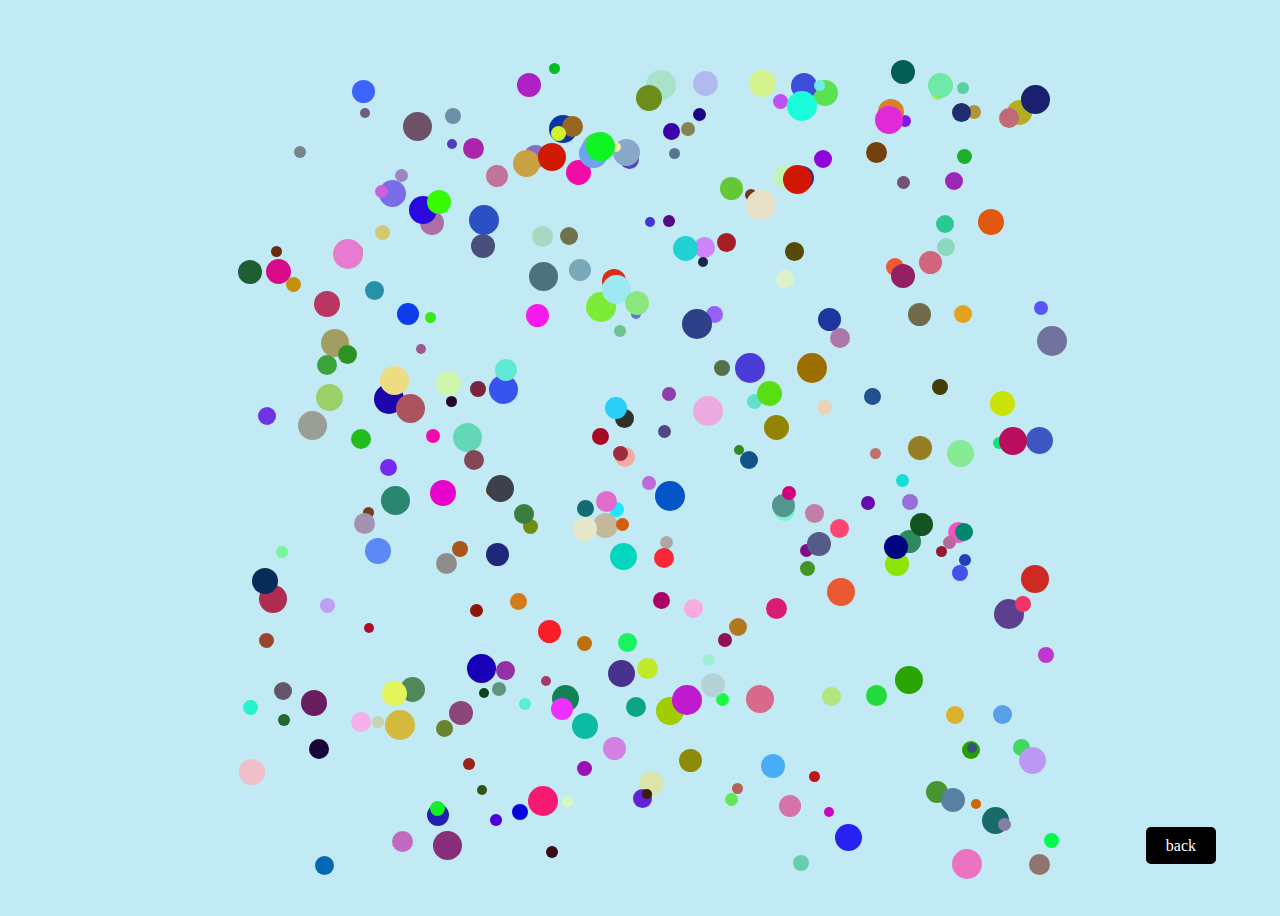
<file: ball.html>
<!DOCTYPE html>
<html lang="en">
  <head>
    <meta charset="UTF-8" />
    <meta http-equiv="X-UA-Compatible" content="IE=edge" />
    <meta name="viewport" content="width=device-width, initial-scale=1.0" />
    <title>04 random balls move</title>

    <style>
      body {
        display: flex;
        justify-content: center;
        align-items: center;
        min-height: 100vh;
        background: #c2eaf4;
      }
      .rect {
        position: relative;
        width: 800px;
        height: 800px;
      }

      .ball {
        position: absolute;
        width: 20px;
        height: 20px;
        border-radius: 50%;
        background-color: #4469cf;
      }
      .back {
        position: absolute;
        right: 5%;
        bottom: 5%;
      }
      .btn-back {
        width: 60px;
        height: 45px;
        background-color: rgb(0, 0, 0);
        border-radius: 5px;
        padding: 10px 20px;
        color: white;
      }
      a {
        text-decoration: none;
      }
    </style>
  </head>

  <body>
    <div class="rect"></div>
    <div class="back">
      <a href="index.html" class="btn-back">back</a>
    </div>
    <script>
      //奔跑的BALLS
      const rect = document.querySelector(".rect");
      const balls = [];

      for (let i = 0; i < 300; i++) {
        const b = document.createElement("div");
        b.className = "ball";
        //Math.floor取整數 Math.random()*600 random 600次

        b.style.left = Math.floor(Math.random() * 800) + "px";
        b.style.top = Math.floor(Math.random() * 800) + "px";
        //size random
        const size = 10 + Math.floor(Math.random() * 21) + "px";
        //保持正圓形
        b.style.width = b.style.height = size;
        //color random
        // b.style.backgroundColor = `hsl(${Math.random() * 360},80%,50%)`
        b.style.backgroundColor = `rgb(${Math.floor(
          Math.random() * 255
        )},${Math.floor(Math.random() * 255)},${Math.floor(
          Math.random() * 255
        )})`;

        rect.append(b); //把參照放到DOM裡面

        balls.push(b); //把所有的球丟到空陣列中
      }

      // function runBalls() {
      //     balls.forEach(b => {

      //         //將每一個BALL parseInt(b.style.top) 現在的位置  取出來 將它往上移動  取整數(隨機的*5 px)
      //         b.style.top = parseInt(b.style.top) - 2 - Math.floor(Math.random() * 4) + 'px';

      //         //讓泡泡左右抖動
      //         b.style.left = parseInt(b.style.left) - (Math.floor(Math.random() * 5) - 2) + 'px';

      //     });
      //     //往上移動的時間速度
      //     setTimeout(runBalls, 50);

      // }
      // runBalls();

      function runBalls() {
        balls.forEach((b) => {
          b.style.top =
            parseInt(b.style.top) - 2 - Math.floor(Math.random() * 4) + "px";

          //讓泡泡左右抖動
          b.style.left =
            parseInt(b.style.left) - (Math.floor(Math.random() * 5) - 2) + "px";

          // console.log(parseInt(b.style.top));
          if (parseInt(b.style.top) < 0) {
            //將每一個BALL parseInt(b.style.top) 現在的位置  取出來 將它往上移動  取整數(隨機的*5 px)
            b.style.top = parseInt(b.style.top) + 800 + "px";
          }
        });
        //往上移動的時間速度
        setTimeout(runBalls, 50);
      }
      runBalls();
    </script>
  </body>
</html>
</file>
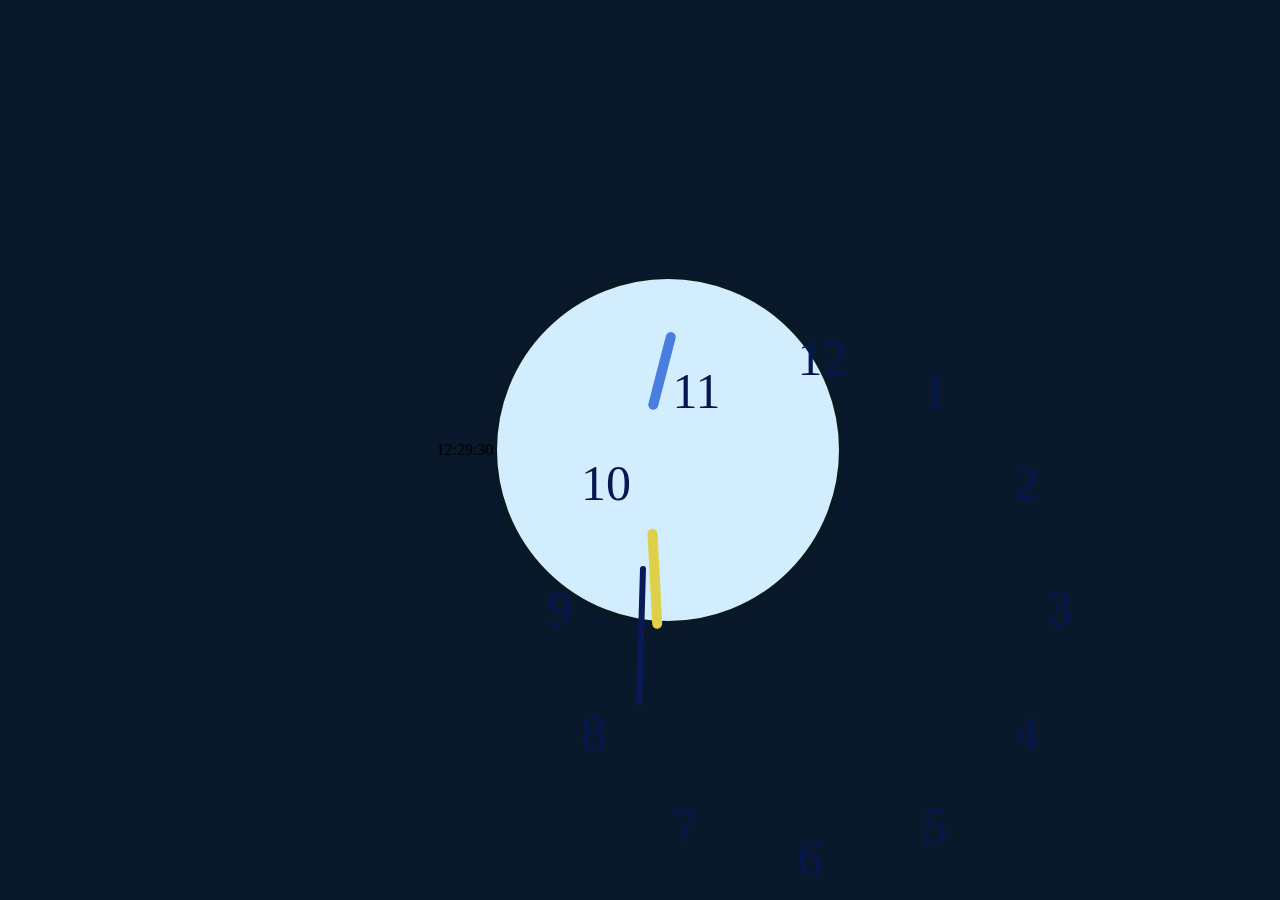
<file: clock.html>
<!DOCTYPE html>
<html lang="en">
  <head>
    <meta charset="UTF-8" />
    <meta http-equiv="X-UA-Compatible" content="IE=edge" />
    <meta name="viewport" content="width=device-width, initial-scale=1.0" />
    <title>2021 12 09 02 Clock 註解</title>

    <style>
      * {
        margin: 0;
        padding: 0;
        box-sizing: border-box;
      }
      body {
        display: flex;
        justify-content: center;
        align-items: center;
        min-height: 100vh;
        background: #0a182b;
      }
      .clock {
        /* 背景底圖 */
        position: relative;
        width: 350px;
        height: 350px;
        justify-content: center;
        align-items: center;

        background-color: #d2edfd;
        border: #091921 4px solid;
        border-radius: 50%;
        box-shadow: 0 -15px 15px rgba(255, 255, 255, 0.05),
          inset 0 -15px 15px rgba(255, 255, 255, 0.05),
          0 15px 15px rgba(0, 0, 0, 0.3), inset 0 15px 15px (0, 0, 0, 0.3);
      }

      .hand {
        /* 將圓的中心點移位 */
        position: absolute;
        /* 將整個區塊往下往右移 */
        left: 150px;
        top: 150px;
      }

      .sec-hand {
        /* 秒針的圖 */
        position: absolute;
        width: 6px;
        height: 140px;
        border-radius: 6px;
        background-color: #0a1958;
        left: -3px;
        top: -277px;
      }

      .min-hand {
        /* 分針的圖 */
        position: absolute;
        width: 10px;
        height: 100px;
        border-radius: 10px;
        background-color: #dfd049;
        left: -5px;
        top: -200px;
      }

      .hour-hand {
        /* 時針的圖 */
        position: absolute;
        width: 10px;
        height: 80px;
        border-radius: 10px;
        background-color: #497edf;
        left: -5px;
        top: -100px;
      }
      .rect {
        width: 350px;
        height: 350px;
        right: 200px;
        position: static;
      }
      .ball {
        /* 每一個裝數字的地方 */
        position: absolute;
        width: 20px;
        height: 20px;
        color: rgb(5, 23, 80);
        font-size: 50px;
      }

      /* .tickc {
        position: absolute;
      }

      .tick {
        position: absolute;
        width: 1px;
        height: 20px;
        background-color: #666666;
        top: -300px;
      } */
    </style>
  </head>

  <body>
    <div id="info"></div>

    <div class="clock">
      <!-- 圓形時鐘 -->
      <div class="hand" id="ticks_container">
        <!-- 裝刻度的地方 -->
        <div class="tickc">
          <div class="tick"></div>
        </div>
      </div>
      <div class="hand" id="sec_hand">
        <div class="sec-hand">
          <!-- 秒針的 -->
        </div>
      </div>
      <div class="hand" id="min_hand">
        <div class="min-hand">
          <!-- 分針的 -->
        </div>
      </div>
      <div class="hand" id="hour_hand">
        <div class="hour-hand">
          <!-- 時針的 -->
        </div>
      </div>
      <div class="rect">
        <!-- 裝數字的地方 -->
      </div>
    </div>

    <script>
      //裝所有數字的容器
      const rect = document.querySelector(".rect");
      //時鐘的數字
      const ballNum = 12;
      // radian, 弧度 ==> 2 拍的是360度 (不要問請去找維基百科!!!) ==> 弧度->360度/12格 =30度
      const angUnit = (2 * Math.PI) / ballNum;

      // 數字從1開始 i<=12 ,i++
      for (let i = 1; i <= ballNum; i++) {
        //建立 div 進到HTML
        const b = document.createElement("div");
        //給div className 為Ball
        b.className = "ball";
        //把i 轉成字串
        b.innerHTML = i.toString();
        //要把中心點'300 '向left 向top推 250 半徑是擴張的範圍 \ cos 管x sin管 y \ angUnit 是30度 2 * Math.PI / 4 =>要把原本的數字轉向90度
        //Math.PI 有分大小寫~~ Math.PI 有分大小寫~~ Math.PI 有分大小寫~~ 很重要要說3 次XD
        b.style.left =
          300 + 250 * Math.cos(angUnit * i - (2 * Math.PI) / 4) + "px";
        b.style.top =
          300 + 250 * Math.sin(angUnit * i - (2 * Math.PI) / 4) + "px";
        rect.append(b);
      }

      //秒針要出現在HTML
      const sec_hand = document.querySelector("#sec_hand");
      //分針要出現在HTML
      const min_hand = document.querySelector("#min_hand");
      //時針要出現在HTML
      const hour_hand = document.querySelector("#hour_hand");

      //裝所有刻度的容器
      const tc = document.querySelector("#ticks_container");

      let str = "";
      // i 要算刻度
      for (let i = 0; i < 60; i++) {
        let myStyle = "";
        if (i % 5 === 0) {
          // 每五個的時候做一下變化
          myStyle = "width: 4px; height: 30px; left: -2px;";
        }

        // 每6度產生一個刻度
        str += `<div class="tickc" style="transform: rotate(${i * 6}deg);">
                <div class="tick" style="${myStyle}"></div>
            </div>`;
      }
      tc.innerHTML = str;

      //時間的function
      function runClock() {
        //獲得現在的時間
        const now = new Date();
        //將現在的時間轉成字串用空白切出index 是4的值
        info.innerHTML = now.toString().split(" ")[4];

        //取出秒數
        const s = now.getSeconds();
        //取出分數
        const m = now.getMinutes();
        //取出小時
        const h = now.getHours();
        //取出毫秒
        const ms = now.getMilliseconds();

        /*
            這邊的寫法會讓時鐘不會一格一格的跳
            1秒=1000毫秒 => 每一秒轉6 度 所以1 毫秒轉0.006度
            1分=60 秒 => 每一分鐘會轉6度 所以1 秒轉0.1度
            1小時 = 60 分=> 每一小時會轉30度 所以1分鐘要轉0.5度
            */

        //s*6 =>當秒數s 有變時會轉6度 \ms * 0.006 在1秒內的每1 毫秒變的時候轉0.006度
        sec_hand.style.transform = `rotate(${ms * 0.006 + s * 6}deg)`;
        //m*6 =>當分數m 有變時會轉6度 \ s * 0.1 在一分鐘內的每1 秒變的時候轉0.1度
        min_hand.style.transform = `rotate(${s * 0.1 + m * 6}deg)`;
        //h * 30=>當小時h 有變時會轉30度 \ m * 0.5 在一小時內的每1 分鐘變的時候轉0.5度
        hour_hand.style.transform = `rotate(${m * 0.5 + h * 30}deg)`;

        //1000 毫秒是1 秒 每一秒跑一次 30是老師說的 人肉眼可接受的範圍?!
        setTimeout(runClock, 30);
      }
      runClock(); //執行時間的function
    </script>
  </body>
</html>
</file>
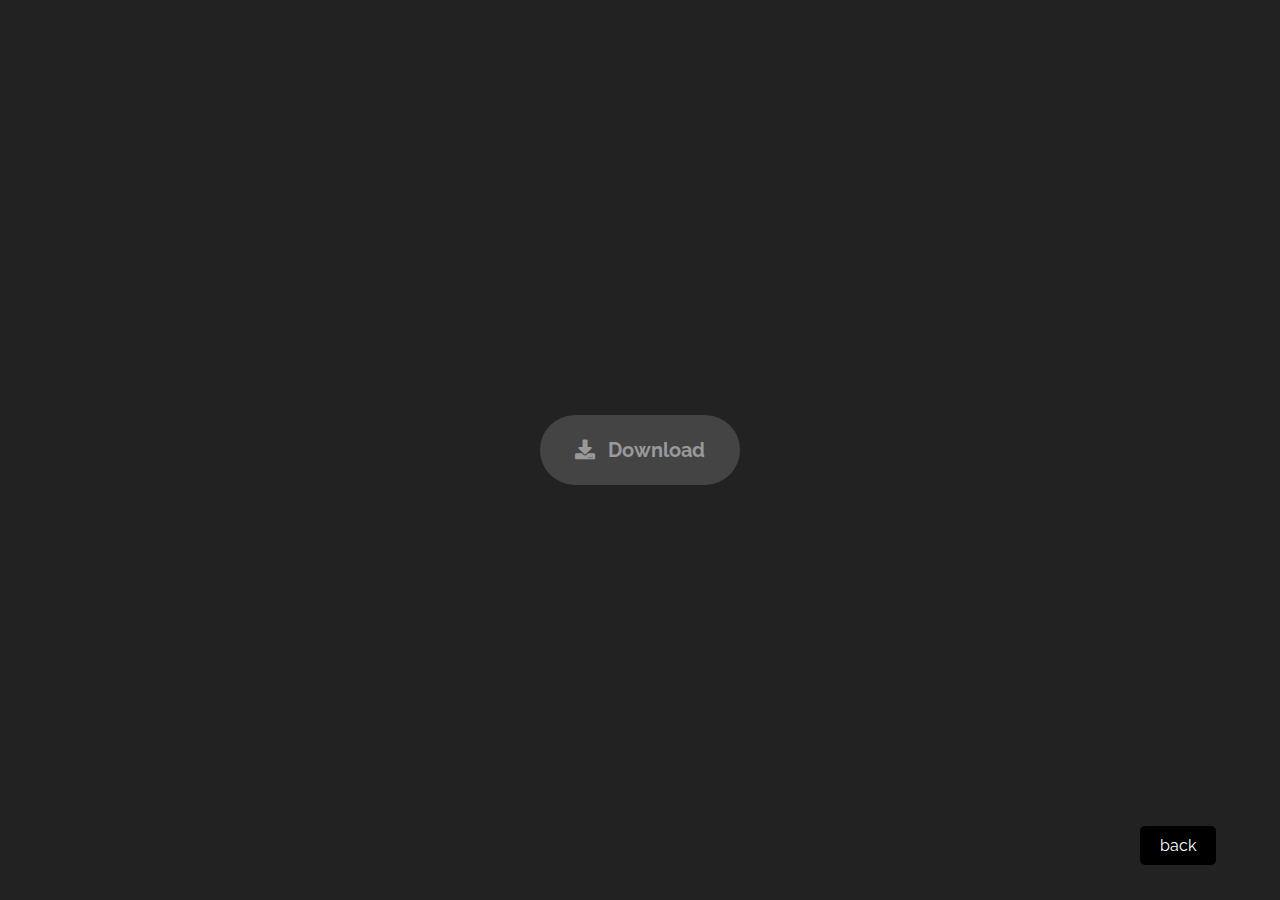
<file: download_animation.html>
<!DOCTYPE html>
<html lang="en">
  <head>
    <meta charset="UTF-8" />
    <meta http-equiv="X-UA-Compatible" content="IE=edge" />
    <meta name="viewport" content="width=device-width, initial-scale=1.0" />
    <title>download animation using html css</title>
    <link
      rel="stylesheet"
      href="https://cdnjs.cloudflare.com/ajax/libs/font-awesome/5.15.4/css/all.min.css"
      integrity="sha512-1ycn6IcaQQ40/MKBW2W4Rhis/DbILU74C1vSrLJxCq57o941Ym01SwNsOMqvEBFlcgUa6xLiPY/NS5R+E6ztJQ=="
      crossorigin="anonymous"
      referrerpolicy="no-referrer"
    />
    <!-- fontawesome -->
    <link
      rel="stylesheet"
      href="https://pro.fontawesome.com/releases/v5.10.0/css/all.css"
      integrity="sha384-AYmEC3Yw5cVb3ZcuHtOA93w35dYTsvhLPVnYs9eStHfGJvOvKxVfELGroGkvsg+p"
      crossorigin="anonymous"
    />
    <link rel="stylesheet" href="download-animation-style.css" />
  </head>

  <body>
    <a href="#" class="btn">
      <div class="completed">
        <i class="fas fa-check-circle"></i>
        <span>completed</span>
      </div>
      <div class="download">
        <i class="fas fa-download"></i>
        <span>Download</span>
      </div>
    </a>
    <div class="back">
      <a href="index.html" class="btn-back">back</a>
    </div>
    <script>
      const btn = document.querySelector(".btn");
      btn.addEventListener("click", () => {
        btn.classList.add("active");
        setTimeout(() => {
          btn.classList.remove("active");
        }, 13000);
      });
    </script>
  </body>
</html>
</file>
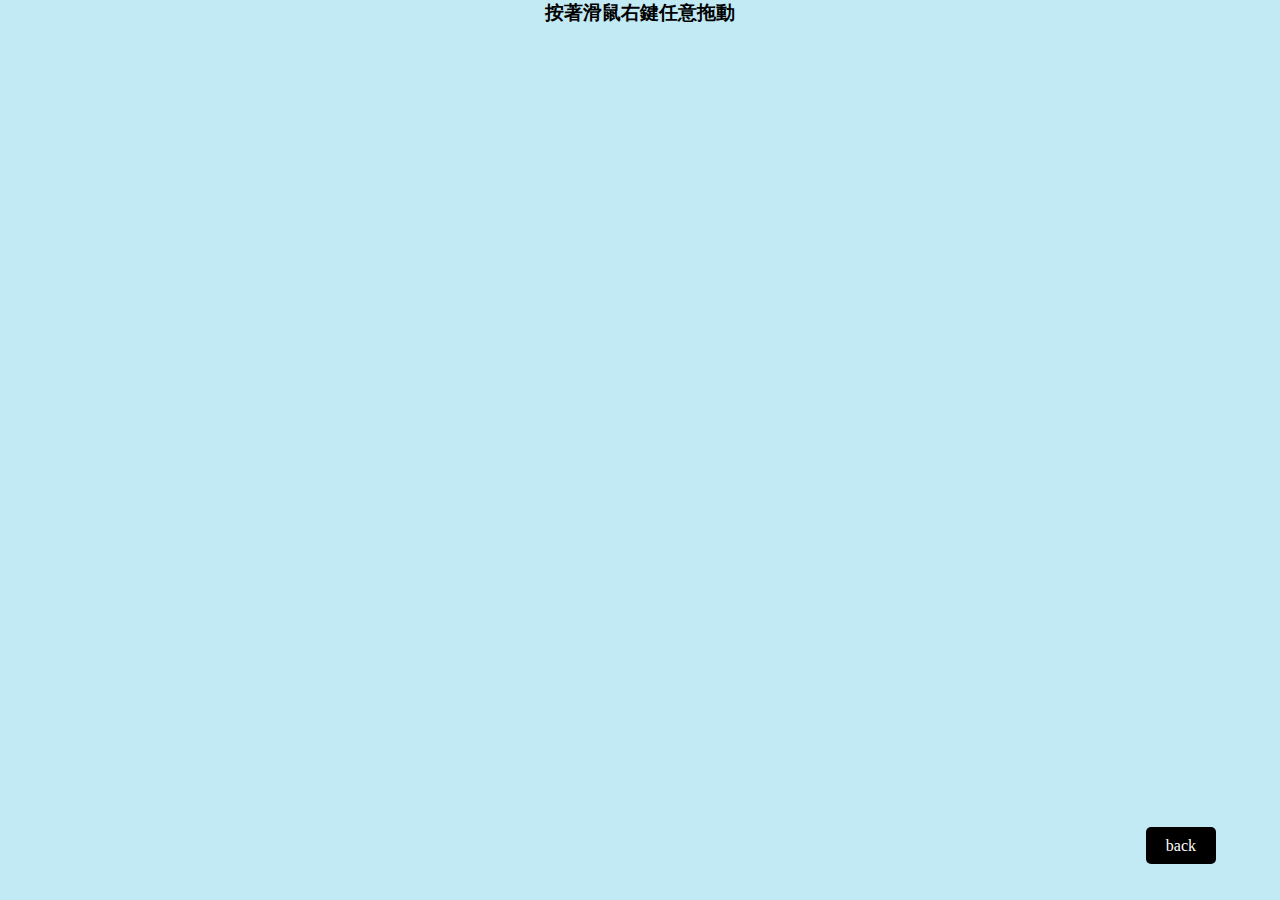
<file: drawball.html>
<!DOCTYPE html>
<html lang="en">
  <head>
    <meta charset="UTF-8" />
    <meta http-equiv="X-UA-Compatible" content="IE=edge" />
    <meta name="viewport" content="width=device-width, initial-scale=1.0" />
    <title>canvas mouse click + move</title>
    <style>
      * {
        margin: 0;
        padding: 0;
      }
      body {
        display: flex;

        align-items: center;
        /* min-height: 100vh; */
        background: #c2eaf4;
      }
      .rect {
        position: relative;
        width: 100%;
        height: 800px;
        background-color: #c2eaf4;
        /* border: black 1px solid; */
      }
      h3 {
        text-align: center;
      }
      .ball {
        position: absolute;
        width: 20px;
        height: 20px;
        border-radius: 50%;
        background-color: #4469cf;
      }
      .back {
        position: absolute;
        right: 5%;
        bottom: 5%;
      }
      .btn-back {
        width: 60px;
        height: 45px;
        background-color: rgb(0, 0, 0);
        border-radius: 5px;
        padding: 10px 20px;
        color: white;
      }
      a {
        text-decoration: none;
      }
    </style>
  </head>

  <body>
    <div class="rect">
      <h3>按著滑鼠右鍵任意拖動</h3>
    </div>
    <div class="back">
      <a href="index.html" class="btn-back">back</a>
    </div>
    <script>
      //奔跑的BALLS
      const rect = document.querySelector(".rect");
      const balls = [];

      function createRandomBall(x, y) {
        const b = document.createElement("div");
        b.className = "ball";

        //random 圓形大小
        const size = 10 + Math.floor(Math.random() * 21);
        //保持正圓形
        b.style.width = b.style.height = size + "px";

        //- size/2 是會讓 去抓每一個園的圓心 不會在園的左上角 去抓x y
        b.style.left = x - size / 2 + "px";
        b.style.top = y - size / 2 + "px";

        b.style.backgroundColor = `hsl(${Math.random() * 360},80%,70%)`;

        return b;
      }

      //當滑鼠點擊的時候的 會執行這個function

      // rect.addEventListener('click', function (event) {
      //     //event.pageX, event.pageY 抓滑鼠點擊當下的內容 的座標
      //     const b = createRandomBall(event.pageX, event.pageY);
      //     //接收
      //     rect.append(b);
      // });

      // //當滑鼠移動時會有連續可以拖曳的圈圈
      // rect.addEventListener('mousemove', function (event) {
      //     //event.pageX, event.pageY 抓滑鼠點擊當下的內容 的座標
      //     const b = createRandomBall(event.pageX, event.pageY);
      //     //offsetX | event.offsetX 會一直定位到 原本的原點
      //     //const b = createRandomBall(event.offsetX, event.offsetY);
      //     //接收
      //     rect.append(b);
      // });

      //當滑鼠下壓時 執行mousemove的事件
      const mDown = (event) => {
        rect.addEventListener("mousedown", mDown);
        rect.addEventListener("mousemove", mMove);
      };
      //當滑鼠放開時 移除mousemove的事件
      const mUp = (event) => {
        rect.addEventListener("mousedown", mDown);
        rect.removeEventListener("mousemove", mMove);
      };
      //當滑鼠下壓時 執行mousemove的事件  執行mousemove的事件移動時會有畫布接收
      const mMove = (event) => {
        const b = createRandomBall(event.pageX, event.pageY);
        rect.append(b);
      };
      // rect.addEventListener('mousedown', mDown);  //mousedown 的也可以寫在這裡
      window.addEventListener("mouseup", mUp); // 在 window 的任何位置放開就取消

      //  rect.addEventListener('mouseup', mUp);  // 在畫部外的任何位置放開回到畫布還會可以繼續畫
    </script>
  </body>
</html>
</file>
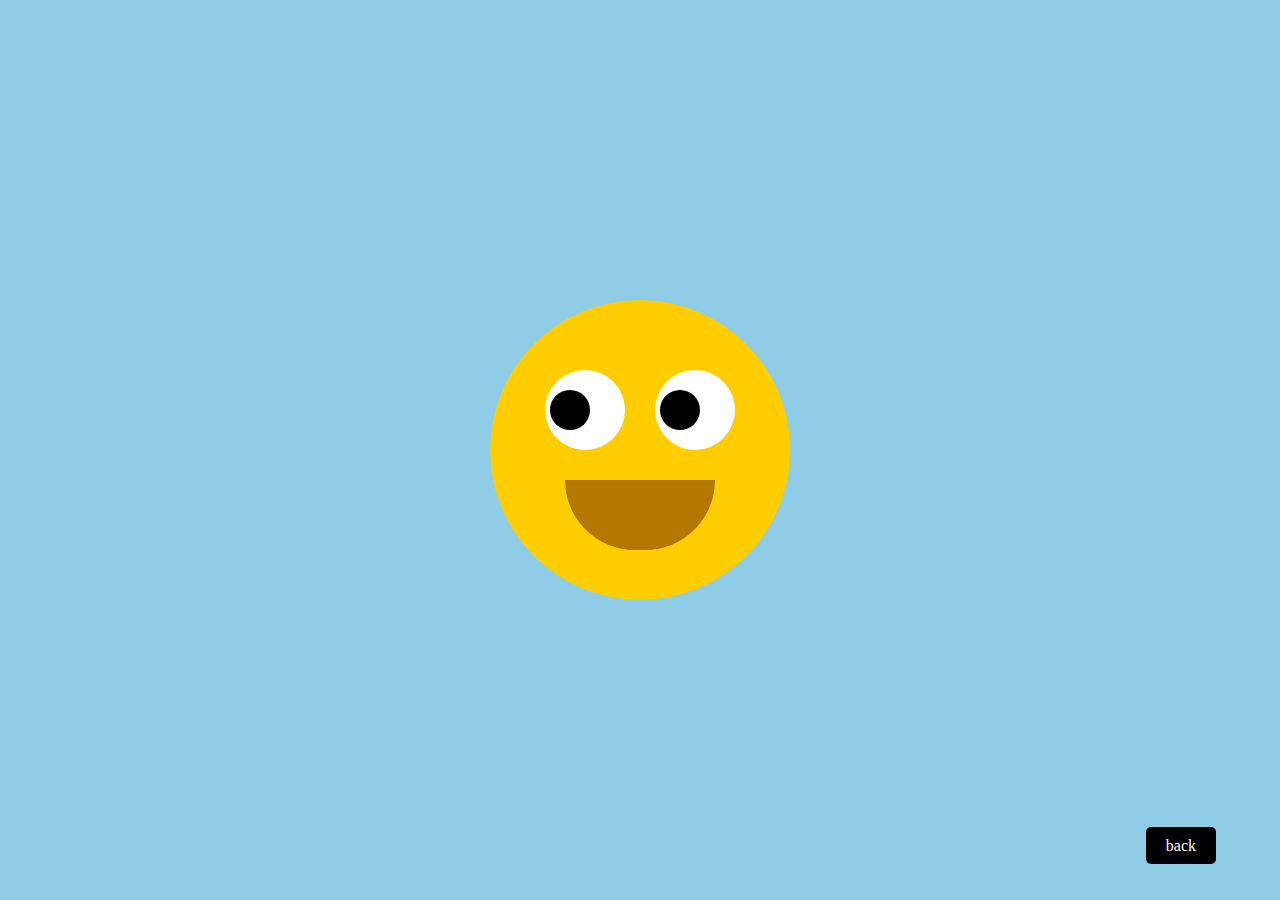
<file: eyes.html>
<!DOCTYPE html>
<html lang="en">
  <head>
    <meta charset="UTF-8" />
    <meta http-equiv="X-UA-Compatible" content="IE=edge" />
    <meta name="viewport" content="width=device-width, initial-scale=1.0" />
    <title>eyes follow</title>
    <style>
      * {
        margin: 0;
        padding: 0;
        box-sizing: border-box;
      }
      body {
        display: flex;
        justify-content: center;
        align-items: center;
        min-height: 100vh;
        background: #8fcde6;
      }
      .face {
        position: relative;
        width: 300px;
        height: 300px;
        border-radius: 50%;
        background: #ffcd00;
        display: flex;
        justify-content: center;
        align-items: center;
      }
      .face::before {
        content: "";
        position: absolute;
        top: 180px;
        width: 150px;
        height: 70px;
        background: #b57700;
        border-bottom-left-radius: 70px;
        border-bottom-right-radius: 70px;
        transition: 0.5s;
      }
      .face:hover::before {
        top: 210px;
        width: 150px;
        height: 20px;
        background: #b57700;
        border-bottom-left-radius: 0px;
        border-bottom-right-radius: 0px;
      }
      .eyes {
        position: relative;
        top: -40px;
        display: flex;
      }
      .eyes .eye {
        position: relative;
        width: 80px;
        height: 80px;
        display: block;
        background: #fff;
        margin: 0 15px;
        border-radius: 50%;
      }
      .eyes .eye::before {
        content: "";
        position: absolute;
        top: 50%;
        left: 25px;
        transform: translate(-50%, -50%);
        width: 40px;
        height: 40px;
        background: #000;
        border-radius: 50%;
      }
      .back {
        position: absolute;
        right: 5%;
        bottom: 5%;
      }
      .btn-back {
        width: 60px;
        height: 45px;
        background-color: rgb(0, 0, 0);
        border-radius: 5px;
        padding: 10px 20px;
        color: white;
      }
      a {
        text-decoration: none;
      }
    </style>
  </head>
  <body>
    <div class="face">
      <div class="eyes">
        <div class="eye"></div>
        <div class="eye"></div>
      </div>
    </div>
    <div class="back">
      <a href="index.html" class="btn-back">back</a>
    </div>
    <script>
      document.querySelector("body").addEventListener("mousemove", eyeball);

      function eyeball() {
        "use strict";
        var eye = document.querySelectorAll(".eye");
        eye.forEach(function (eye) {
          let x = eye.getBoundingClientRect().left + eye.clientWidth / 2;
          let y = eye.getBoundingClientRect().top + eye.clientHeight / 2;
          let radian = Math.atan2(event.pageX - x, event.pageY - y);
          let rot = radian * (180 / Math.PI) * -1 + 270;
          eye.style.transform = "rotate(" + rot + "deg)";
        });
      }
    </script>
  </body>
</html>
</file>
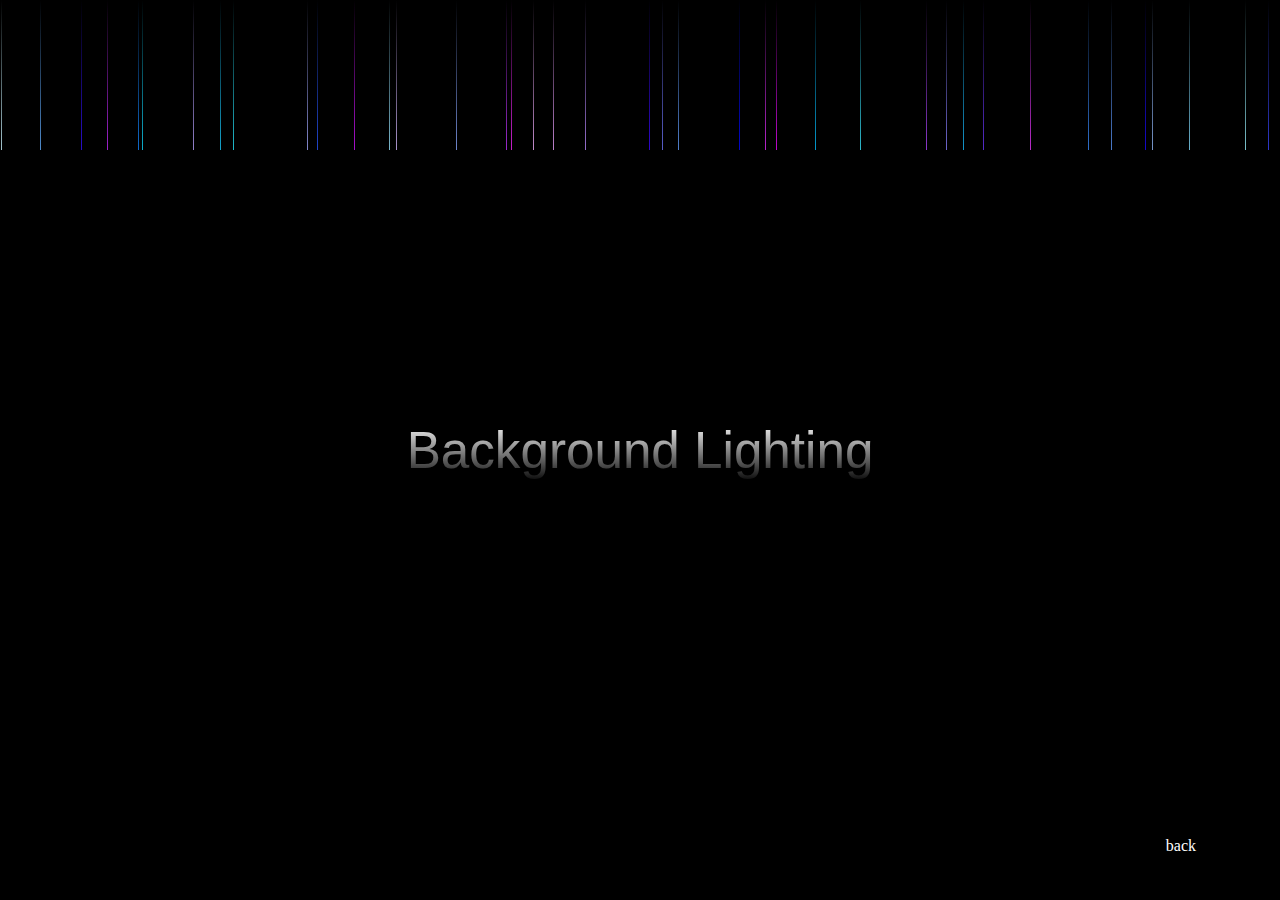
<file: lightingBg.html>
<!DOCTYPE html>
<html lang="en">
  <head>
    <meta charset="UTF-8" />
    <meta name="viewport" content="width=device-width, initial-scale=1.0" />
    <title>光線墜落特效</title>
    <style>
      body {
        margin: 0;
        background-color: black;
        overflow: hidden;
        display: grid;
        place-content: center;
        height: 100vh;
      }

      h1 {
        position: relative;
        z-index: 2;
        font: 4vw sans-serif;
        color: white;
      }

      h1:after {
        content: '';
        position: absolute;
        inset: 0;
        background: linear-gradient(
          to bottom,
          rgba(0, 0, 0, 0) 0%,
          rgba(0, 0, 0, 0.95) 100%
        );
      }

      .line {
        position: absolute;
        width: 1px;
        /* background-color: rgba(255, 255, 255, 0.1); */
        height: 100vh;
        z-index: 1;
      }

      .line::after {
        content: '';
        position: absolute;
        left: 0;
        width: 100%;
        height: 150px;

        /* background: linear-gradient(
          to bottom,
          rgba(255, 255, 255, 0),
          rgba(0, 230, 250, 0.8)
        );
        animation: fall var(--ani-duration) var(--ani-delay) linear infinite; */

        background: linear-gradient(
          to bottom,
          rgba(255, 255, 255, 0),
          var(--line-color)
        );
        animation: fall var(--ani-duration) var(--ani-delay) linear infinite;
      }

      @keyframes fall {
        0% {
          top: -100px;
        }

        100% {
          top: 100%;
        }
      }
      .back {
        position: absolute;
        right: 5%;
        bottom: 5%;
      }
      .btn-back {
        width: 60px;
        height: 45px;
        /* background-color: rgb(0, 0, 0); */
        border-radius: 5px;
        padding: 10px 20px;
        color: white;
      }
      a {
        text-decoration: none;
      }
    </style>
  </head>
  <body>
    <!-- 參考範例https://codepen.io/thisWeb1225/pen/MWNQBmE -->
    <h1>Background Lighting</h1>
    <div class="back">
      <a href="index.html" class="btn-back">back</a>
    </div>
  </body>
  <script>
    const lineCount = 40

    for (let i = 1; i <= lineCount; i++) {
      const line = document.createElement('div')
      line.classList.add('line')

      // 隨機設定顏色
      const r = Math.floor(Math.random() * 255)
      const g = Math.floor(Math.random() * 255)
      const b = Math.floor(Math.random() + 100 * 255)
      const color = `rgba(${r}, ${g}, ${b}, 0.8)`

      line.style.setProperty(
        'left',
        `${i * (100 / lineCount) + Math.random() * 5 - 5}%`
      )
      line.style.setProperty('--ani-duration', 8 + Math.random() * 10 + 's')
      line.style.setProperty('--ani-delay', -Math.random() * 10 + 's')

      // 讓每條線的顏色變化時間隨機
      line.style.setProperty(
        '--color-change-duration',
        2 + Math.random() * 5 + 's'
      )
      line.style.setProperty('--line-color', color)
      document.body.appendChild(line)
    }
  </script>
</html>
</file>
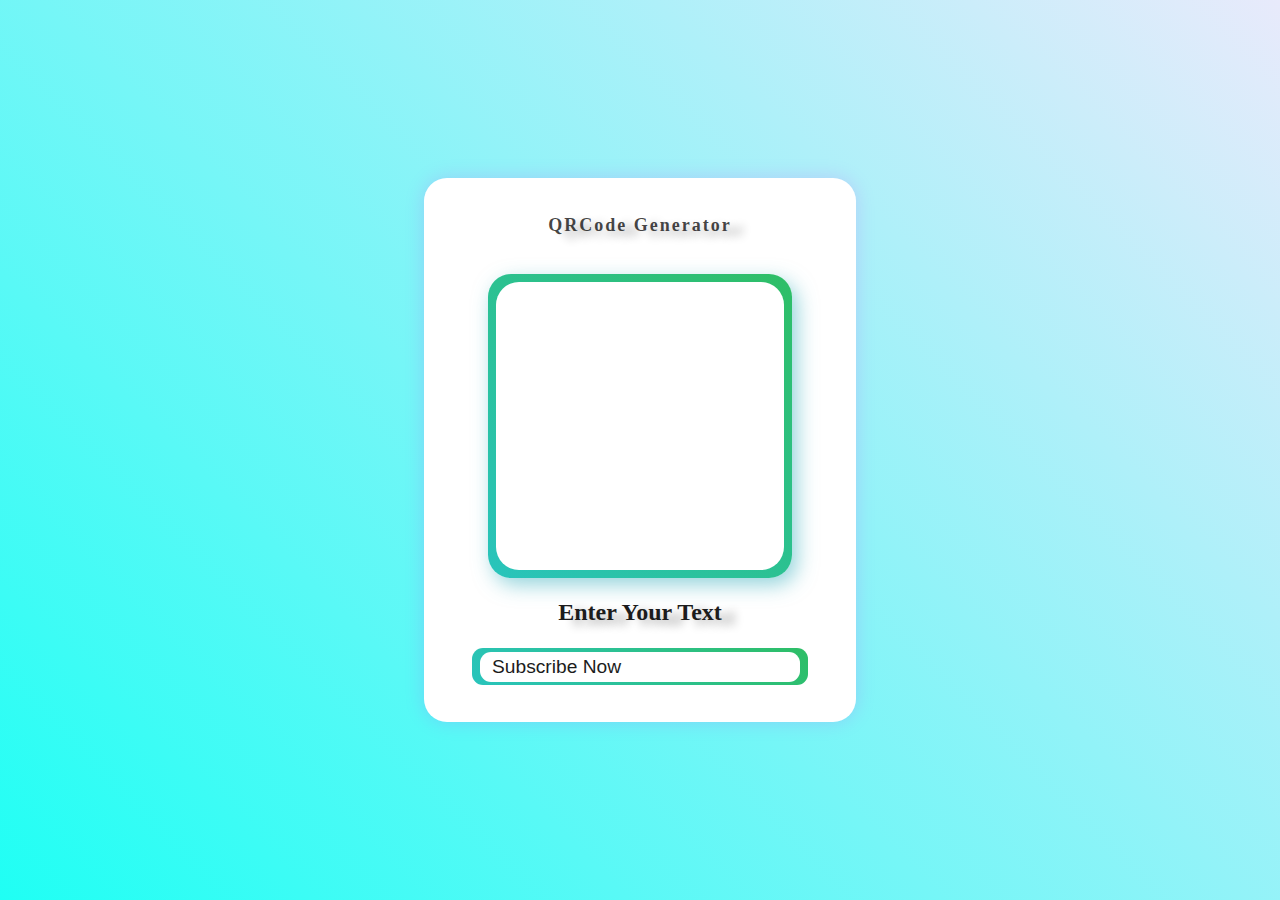
<file: qrcode.html>
<!DOCTYPE html>
<html lang="en">
  <head>
    <meta charset="UTF-8" />
    <meta http-equiv="X-UA-Compatible" content="IE=edge" />
    <meta name="viewport" content="width=device-width, initial-scale=1.0" />
    <title>QR Code</title>
  </head>
  <style>
    * {
      margin: 0;
      padding: 0;
      box-sizing: border-box;
    }

    body {
      min-height: 100vh;
      display: flex;
      justify-content: center;
      align-items: center;
      background: linear-gradient(45deg, #1ffff4, #e8eafb);
    }

    .qrcode-fram {
      width: 27rem;
      height: 34rem;
      border-radius: 23px;
      background: white;
      box-shadow: 0px 0px 20px #d900ff26;
      display: flex;
      justify-content: center;
      align-items: center;
      flex-direction: column;
      position: relative;
    }
    .qrcode-fram p {
      position: absolute;
      top: 37px;
      font-size: large;
      font-weight: 600;
      font-family: cursive;
      letter-spacing: 2px;
      color: #000000bd;
      text-shadow: 14px 5px 10px #00000052;
    }
    .qrcode-fram .qrcodeimg-frem {
      position: absolute;
      top: 6rem;
      width: 19rem;
      height: 19rem;
      display: flex;
      justify-content: center;
      align-items: center;
      background: linear-gradient(45deg, #29c4bc, #2ebe66);
      border-radius: 23px;
      box-shadow: 5px 7px 20px #3eb1c08c;
    }
    .qrcode-fram .qrcodeimg-frem .qrcode-img {
      width: 18rem;
      height: 18rem;
      background: white;
      display: flex;
      justify-content: center;
      align-items: center;
      border-radius: 23px;
    }
    .qrcode-fram h2 {
      position: absolute;
      bottom: 6rem;
      color: #1c1c1c;
      font-family: cursive;
      text-shadow: 14px 5px 10px #00000052;
    }
    .qrcode-fram .input-text {
      position: absolute;
      bottom: 2.3rem;
      width: 21rem;
      height: 2.3rem;
      background: linear-gradient(45deg, #29c4bc, #2ebe66);
      border-radius: 11px;
      display: flex;
      justify-content: center;
      align-items: center;
      box-shadow: 5px, 7px, 20px #3eb1c08c;
    }
    .qrcode-fram .input-text input {
      width: 20rem;
      height: 1.9rem;
      border-radius: 11px;
      border: none;
      outline: none;
      background: white;
      padding-left: 12px;
      font-size: larger;
      color: #1c1c1c;
    }
  </style>
  <body>
    <div class="qrcode-fram">
      <p>QRCode Generator</p>
      <div class="qrcodeimg-frem">
        <div class="qrcode-img">
          <div id="qrcode"></div>
        </div>
      </div>
      <h2>Enter Your Text</h2>
      <div class="input-text">
        <input type="text" name="qrcode" id="text" value="Subscribe Now" />
      </div>
    </div>
  </body>

  <!-- <script src="./qrcode.js"></script> -->
  <script src="https://ajax.googleapis.com/ajax/libs/jquery/3.1.1/jquery.min.js"></script>
  <script src="https://maxcdn.bootstrapcdn.com/bootstrap/3.3.7/js/bootstrap.min.js"></script>
  <script>
    var elem = document.getElementById("qrcode");
    var qrcode = new QRCode(elem, {
      width: 250,
      height: 250,
    });

    function makeCode() {
      var elText = document.getElementById("text");
      qrcode.makeCode(elText.value);
    }
    makeCode();

    document.getElementById("text").onkeyup = function (e) {
      makeCode();
    };
  </script>
</html>
</file>
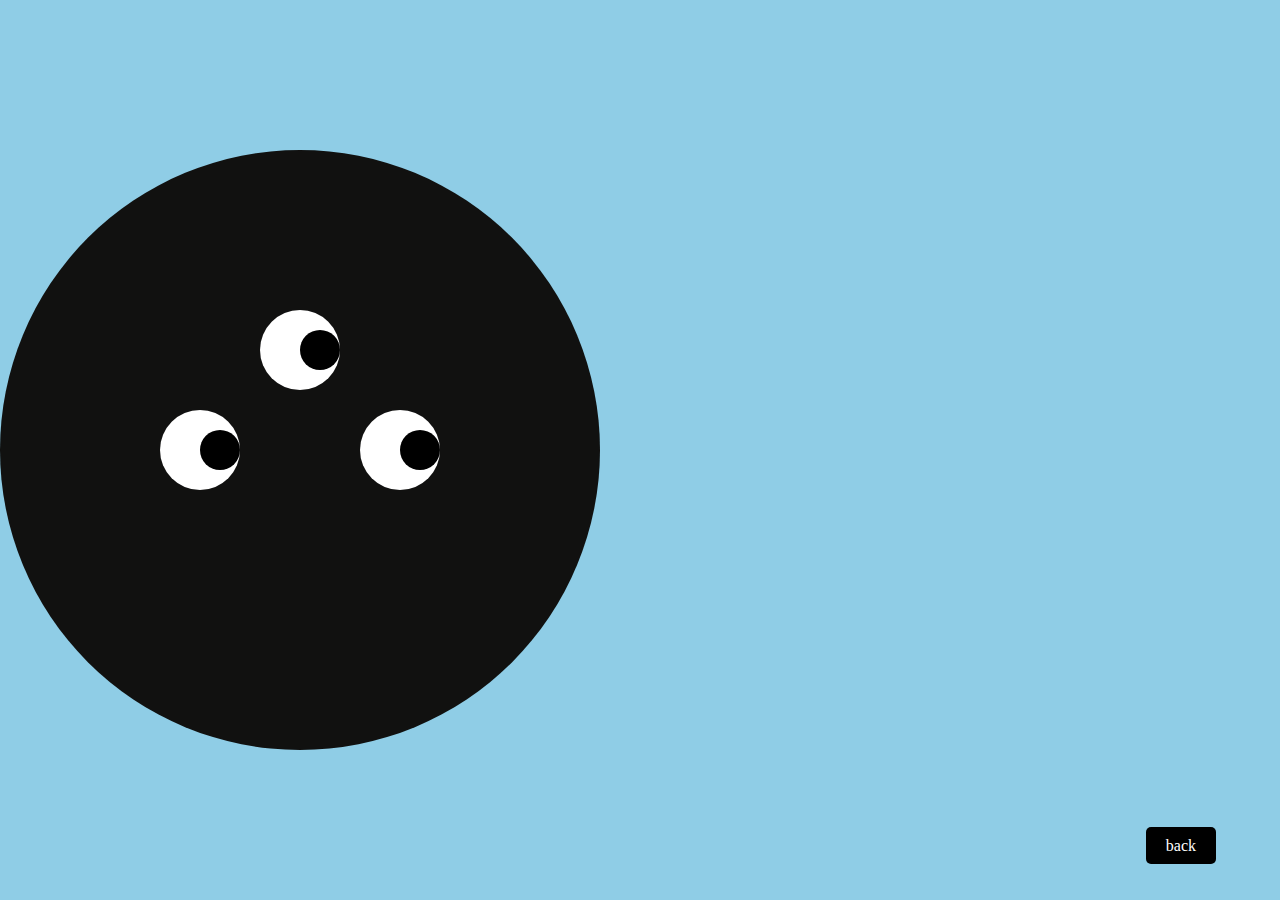
<file: threeeyes.html>
<!DOCTYPE html>
<html lang="en">
  <head>
    <meta charset="UTF-8" />
    <meta http-equiv="X-UA-Compatible" content="IE=edge" />
    <meta name="viewport" content="width=device-width, initial-scale=1.0" />
    <title>14 多個眼球 隨著滑鼠轉動</title>
    <style>
      * {
        margin: 0;
        padding: 0;
      }

      body {
        display: flex;
        align-items: center;
        min-height: 100vh;
        background: #8fcde6;
      }
      .face {
        position: absolute;
        width: 600px;
        height: 600px;
        background-color: #111110;
        /* border: black 1px solid; */
        border-radius: 50%;
      }

      .eye {
        position: absolute;
        left: 200px;
        top: 300px;
      }

      .eye-white {
        position: absolute;
        width: 80px;
        height: 80px;
        border-radius: 50%;
        background-color: #ffffff;
        /* 有border 會影響整個的範圍 */
        /* border: black 1px solid; */
        left: -40px;
        top: -40px;
      }

      .eye-black {
        position: absolute;
        width: 40px;
        height: 40px;
        border-radius: 50%;
        background-color: #000000;
        left: 0px;
        top: -20px;
      }
      .back {
        position: absolute;
        right: 5%;
        bottom: 5%;
      }
      .btn-back {
        width: 60px;
        height: 45px;
        background-color: rgb(0, 0, 0);
        border-radius: 5px;
        padding: 10px 20px;
        color: white;
      }
      a {
        text-decoration: none;
      }
    </style>
  </head>

  <body>
    <div class="face">
      <div class="eye" style="left: 200px; top: 300px">
        <div class="eye-white"></div>
        <div class="eye-black"></div>
      </div>
      <div class="eye" style="left: 400px; top: 300px">
        <div class="eye-white"></div>
        <div class="eye-black"></div>
      </div>
      <div class="eye" style="left: 300px; top: 200px">
        <div class="eye-white"></div>
        <div class="eye-black"></div>
      </div>
    </div>
    <div class="back">
      <a href="index.html" class="btn-back">back</a>
    </div>
    <script>
      const eyes = document.querySelectorAll(".eye");

      window.addEventListener("mousemove", function (event) {
        eyes.forEach((eye) => {
          // 這裡只會抓到行內元素的style
          const dx = event.pageX - parseInt(eye.style.left);
          const dy = event.pageY - parseInt(eye.style.top);

          //Math.atan2(dy, dx) 是在算眼球轉動在atan第幾象限
          eye.style.transform = `rotate(${
            (Math.atan2(dy, dx) / Math.PI) * 180
          }deg)`;
        });
      });
    </script>
  </body>
</html>
</file>
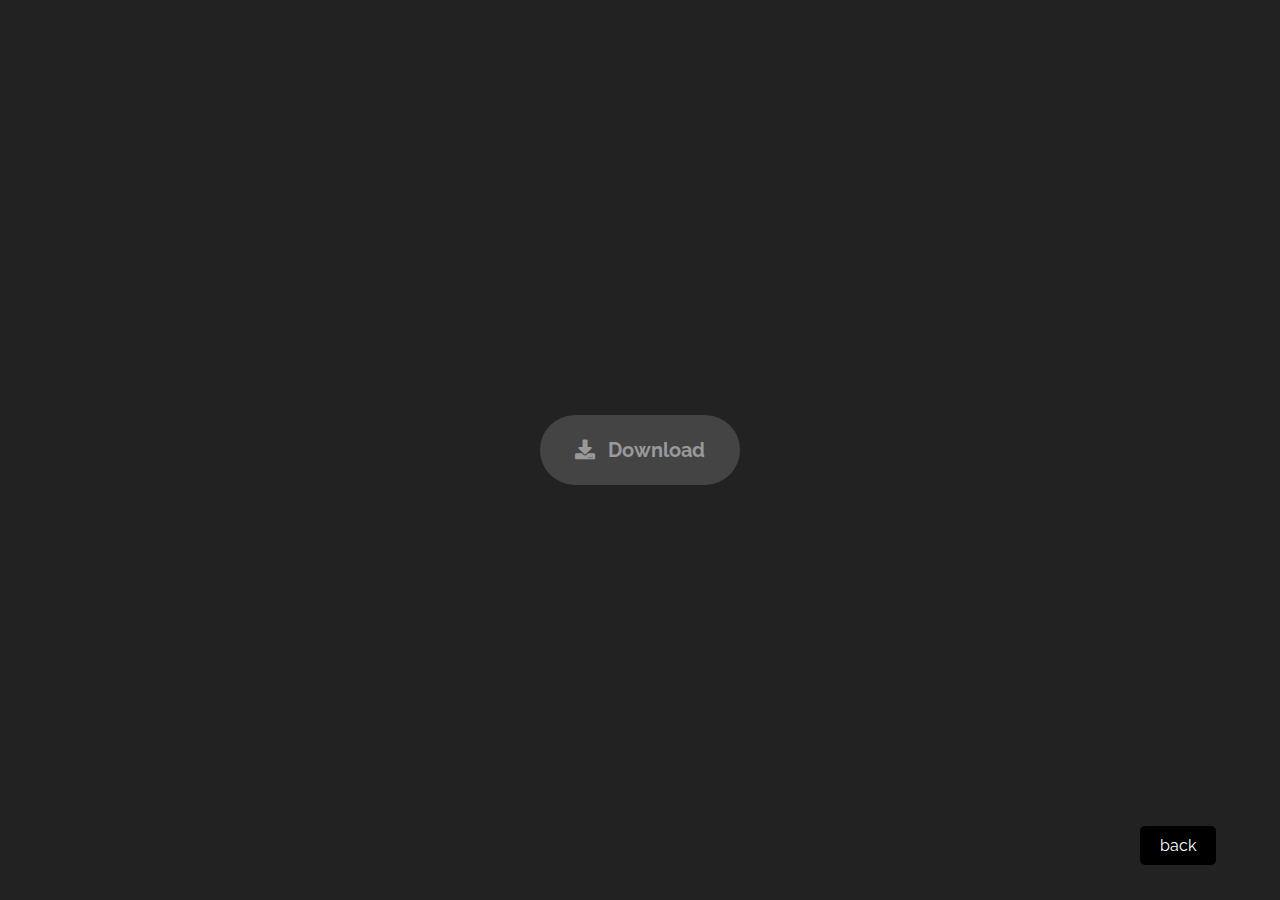
<file: download-animation/download-animation.html>
<!DOCTYPE html>
<html lang="en">
  <head>
    <meta charset="UTF-8" />
    <meta http-equiv="X-UA-Compatible" content="IE=edge" />
    <meta name="viewport" content="width=device-width, initial-scale=1.0" />
    <title>download animation using html css</title>
    <link
      rel="stylesheet"
      href="https://cdnjs.cloudflare.com/ajax/libs/font-awesome/5.15.4/css/all.min.css"
      integrity="sha512-1ycn6IcaQQ40/MKBW2W4Rhis/DbILU74C1vSrLJxCq57o941Ym01SwNsOMqvEBFlcgUa6xLiPY/NS5R+E6ztJQ=="
      crossorigin="anonymous"
      referrerpolicy="no-referrer"
    />
    <!-- fontawesome -->
    <link
      rel="stylesheet"
      href="https://pro.fontawesome.com/releases/v5.10.0/css/all.css"
      integrity="sha384-AYmEC3Yw5cVb3ZcuHtOA93w35dYTsvhLPVnYs9eStHfGJvOvKxVfELGroGkvsg+p"
      crossorigin="anonymous"
    />
    <!-- 引入css檔 -->
    <link rel="stylesheet" href="download-animation-style.css" />
  </head>

  <body>
    <a href="#" class="btn">
      <div class="completed">
        <i class="fas fa-check-circle"></i>
        <span>completed</span>
      </div>
      <div class="download">
        <i class="fas fa-download"></i>
        <span>Download</span>
      </div>
    </a>
    <div class="back">
      <a href="./../index.html" class="btn-back">back</a>
    </div>
    <script>
      const btn = document.querySelector(".btn");
      //  點了之後會加上active 的class
      btn.addEventListener("click", () => {
        btn.classList.add("active");
        // 當時間13000毫秒到後移除class
        setTimeout(() => {
          btn.classList.remove("active");
        }, 13000);
      });
    </script>
  </body>
</html>
</file>
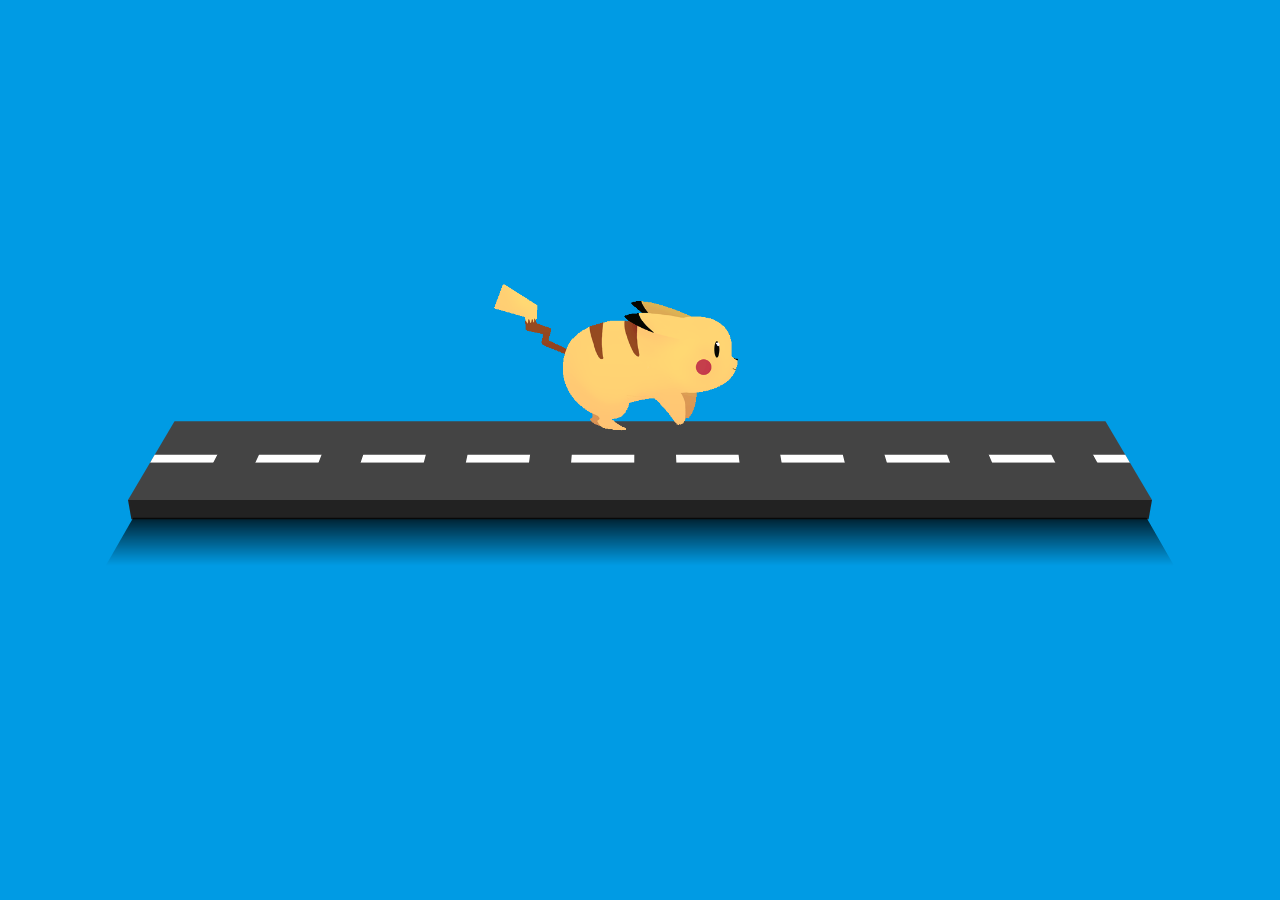
<file: runman/runman.html>
<!DOCTYPE html>
<html lang="en">
  <head>
    <meta charset="UTF-8" />
    <meta http-equiv="X-UA-Compatible" content="IE=edge" />
    <meta name="viewport" content="width=device-width, initial-scale=1.0" />
    <title>Running Animation</title>
    <link rel="stylesheet" href="runman.css" />
  </head>
  <body>
    <img src="run.gif" height="210px" id="runner" />
    <div class="road">
      <div class="shadow"></div>
    </div>
    <div class="back">
      <a href="../index.html" class="btn-back">back</a>
    </div>
  </body>
</html>
</file>
<file: download-animation-style.css>
@import url("https://fonts.googleapis.com/css2?family=Raleway:wght@100;200;300;400;500;600;700;800;900&display=swap");

* {
  margin: 0;
  padding: 0;
  box-sizing: border-box;
  font-family: "Raleway", Arial, Helvetica, sans-serif;
}

body {
  display: flex;
  justify-content: center;
  align-items: center;
  text-align: center;
  background: #222;
  min-height: 100vh;
}

.btn {
  position: relative;
  width: 200px;
  height: 70px;
  background: #444;
  color: #999;
  font-size: 20px;
  font-weight: 700;
  border-radius: 50px;
  cursor: pointer;
  text-decoration: none;
  transition: 0.8s;
  transition-delay: 0.5s;
  overflow: hidden;
}

.btn .fas {
  margin-right: 8px;
}

.btn .download {
  position: absolute;
  top: 50%;
  left: 50%;
  transform: translate(-50%, -50%);
  white-space: nowrap;
  transition: 0.3s;
}

.btn.active .download {
  transform: translate(-50%, 60px);
  animation: bottom_top 0.5s linear forwards;
  animation-delay: 12s;
}

.btn .completed {
  position: absolute;
  top: 0%;
  left: 50%;
  transform: translate(-50%, -60px);
  white-space: nowrap;
  color: #222;
}
.btn.active .completed {
  animation: top_bottom 1.3s linear forwards;
  animation-delay: 6.5s;
}
.btn.active {
  width: 600px;
  height: 15px;
  animation: btn_width 4.5s linear forwards;
  animation-delay: 5s;
}

.btn.active::before {
  content: "";
  position: absolute;
  top: 0;
  left: 0;
  width: 0;
  height: 0;
  background: #009bf8;
  animation: before_active 10s linear forwards;
  animation-delay: 1.5s;
}
.btn.active::after {
  content: "\f00c";
  position: absolute;
  top: 50%;
  left: 50%;
  font-family: "Font Awesome 5 Free";
  color: #222;
  transform: translate(-50%, -50%) scale(0);
  transform: 0.3s;
  animation: check_scale 2s linear forwards;
  animation-delay: 8.5s;
}


@keyframes before_active {
  0% {
    width: 0%;
    height: 100%;
  }

  30%,
  95% {
    width: 100%;
    height: 100%;
  }
  100% {
    width: 100%;
    height: 0%;
  }
}
@keyframes btn_width {
  0% {
    width: 600px;
    height: 15px;
  }

  20%,
  70% {
    width: 200px;
    height: 70px;
  }
  80%,
  90% {
    width: 100px;
    height: 100px;
  }
  100% {
    width: 200px;
    height: 70px;
  }
}

@keyframes top_bottom {
  0% {
    transform: translate(-50%, -60px);
  }

  20%,
  90% {
    top: 50%;
    transform: translate(-50%, -50%);
  }
  100% {
    top: 120%;
    transform: translate(-50%, -50%);
  }
}

@keyframes bottom_top {
  0% {
    transform: translate(-50%, 60px);
  }

  100% {
    transform: translate(-50%, -50%);
  }
}

@keyframes check_scale {
  0% {
    transform: translate(-50%, -50%) scale(0);
  }

  20%,
  90% {
    transform: translate(-50%, -50%) scale(1.3);
  }
  100% {
    transform: translate(-50%, 100px) scale(1.3);
  }
}
  .back {
        position: absolute;
        right: 5%;
        bottom: 5%;
      }
      .btn-back {
        width: 60px;
        height: 45px;
        background-color: rgb(0, 0, 0);
        border-radius: 5px;
        padding: 10px 20px;
        color: white;
      }
      a {
        text-decoration: none;
      }
</file>
<file: download-animation/download-animation-style.css>
/* download-animation-style.css */
@import url("https://fonts.googleapis.com/css2?family=Raleway:wght@100;200;300;400;500;600;700;800;900&display=swap");
/* 初始化 */
* {
  margin: 0;
  padding: 0;
  box-sizing: border-box;
  font-family: "Raleway", Arial, Helvetica, sans-serif;
}

body {
  display: flex;
  justify-content: center;
  align-items: center;
  text-align: center;
  background: #222;
  min-height: 100vh;
}
/* 按鈕 */
.btn {
  position: relative;
  width: 200px;
  height: 70px;
  background: #444;
  color: #999;
  font-size: 20px;
  font-weight: 700;
  border-radius: 50px;
  cursor: pointer;
  text-decoration: none;
  transition: 0.8s;
  transition-delay: 0.5s;
  overflow: hidden;
}
/* icon  的間距 */
.btn .fas {
  margin-right: 8px;
}

.btn .download {
  position: absolute;
  top: 50%;
  left: 50%;
  transform: translate(-50%, -50%);
  white-space: nowrap;
  transition: 0.3s;
}

.btn.active .download {
  transform: translate(-50%, 60px);
  animation: bottom_top 0.5s linear forwards;
  animation-delay: 12s;
}

.btn .completed {
  position: absolute;
  top: 0%;
  left: 50%;
  transform: translate(-50%, -60px);
  white-space: nowrap;
  color: #222;
}
/* 完成動畫後出現的 */
.btn.active .completed {
  animation: top_bottom 1.3s linear forwards;
  animation-delay: 6.5s;
}
/*  點了btn 後新增的class */
.btn.active {
  width: 600px;
  height: 15px;
  animation: btn_width 4.5s linear forwards;
  animation-delay: 5s;
}
/* 進度條開始  */
.btn.active::before {
  content: "";
  position: absolute;
  top: 0;
  left: 0;
  width: 0;
  height: 0;
  background: #009bf8;
  /*  */
  animation: before_active 10s linear forwards;
  animation-delay: 1.5s;
}
/* 的動做前 */
.btn.active::after {
  content: "\f00c";
  position: absolute;
  top: 50%;
  left: 50%;
  font-family: "Font Awesome 5 Free";
  color: #222;
  transform: translate(-50%, -50%) scale(0);
  transform: 0.3s;
  animation: check_scale 2s linear forwards;
  animation-delay: 8.5s;
}

/* 進度條跑的動畫 */
@keyframes before_active {
  0% {
    width: 0%;
    height: 100%;
  }

  30%,
  95% {
    width: 100%;
    height: 100%;
  }
  100% {
    width: 100%;
    height: 0%;
  }
}

@keyframes btn_width {
  0% {
    width: 600px;
    height: 15px;
  }

  20%,
  70% {
    width: 200px;
    height: 70px;
  }
  80%,
  90% {
    width: 100px;
    height: 100px;
  }
  100% {
    width: 200px;
    height: 70px;
  }
}

@keyframes top_bottom {
  0% {
    transform: translate(-50%, -60px);
  }

  20%,
  90% {
    top: 50%;
    transform: translate(-50%, -50%);
  }
  100% {
    top: 120%;
    transform: translate(-50%, -50%);
  }
}

@keyframes bottom_top {
  0% {
    transform: translate(-50%, 60px);
  }

  100% {
    transform: translate(-50%, -50%);
  }
}
/* 圈圈打勾勾 */
@keyframes check_scale {
  0% {
    transform: translate(-50%, -50%) scale(0);
  }
  20%,
  90% {
    transform: translate(-50%, -50%) scale(1.3);
  }
  100% {
    transform: translate(-50%, 100px) scale(1.3);
  }
}
/* 回前一頁的按鈕 */
  .back {
        position: absolute;
        right: 5%;
        bottom: 5%;
      }
      .btn-back {
        width: 60px;
        height: 45px;
        background-color: rgb(0, 0, 0);
        border-radius: 5px;
        padding: 10px 20px;
        color: white;
      }
      a {
        text-decoration: none;
      }
</file>
<file: runman/runman.css>
*{
    margin: 0;
    padding: 0;
}
body{
    width: 100vw;
    height: 100vh;
    display: flex;
    align-items: center;
    justify-content: center;
    /* 漸層背景 */
    background: radial-gradient(#009be4, #009be4);
}
.road{
    position: absolute;
    width: 80vw;
    height: 100px;
    background: #444;
    transform-origin: bottom;
    transform-style: preserve-3d;
    transform: perspective(500px) rotateX(30deg);
}
.road::before{
    content: '';
    position: absolute;
    top: 50%;
    transform: translateY(-50%);
    left: 0;
    width: 100%;
    height: 10px;
    background: linear-gradient(90deg, #fff 0%, #fff 60%, #444 60%, #444 100%);
    background-size: 110px;
    animation: animate 0.6s linear infinite;
}

@keyframes animate {
    0%{
        background-position: 0px;
    }
    0%{
        background-position: 110px;
    }
}

.road::after{
    content: '';
    width: 100%;
    height: 20px;
    background: #222;
    transform-origin: top;
    transform: perspective(500px) rotateX(-20deg);
    position: absolute;
    top: 100%;
}
/* 路面陰影 */
.shadow{
    position: absolute;
    left: 50%;
    transform: translateX(-50%);
    top: 120px;
    height: 50px;
    width: 97%;
    background: linear-gradient(#000, transparent);
    opacity: 0.8;
}

#runner{
    z-index: 4;
    transform: translateY(-50%);
}
</file>
